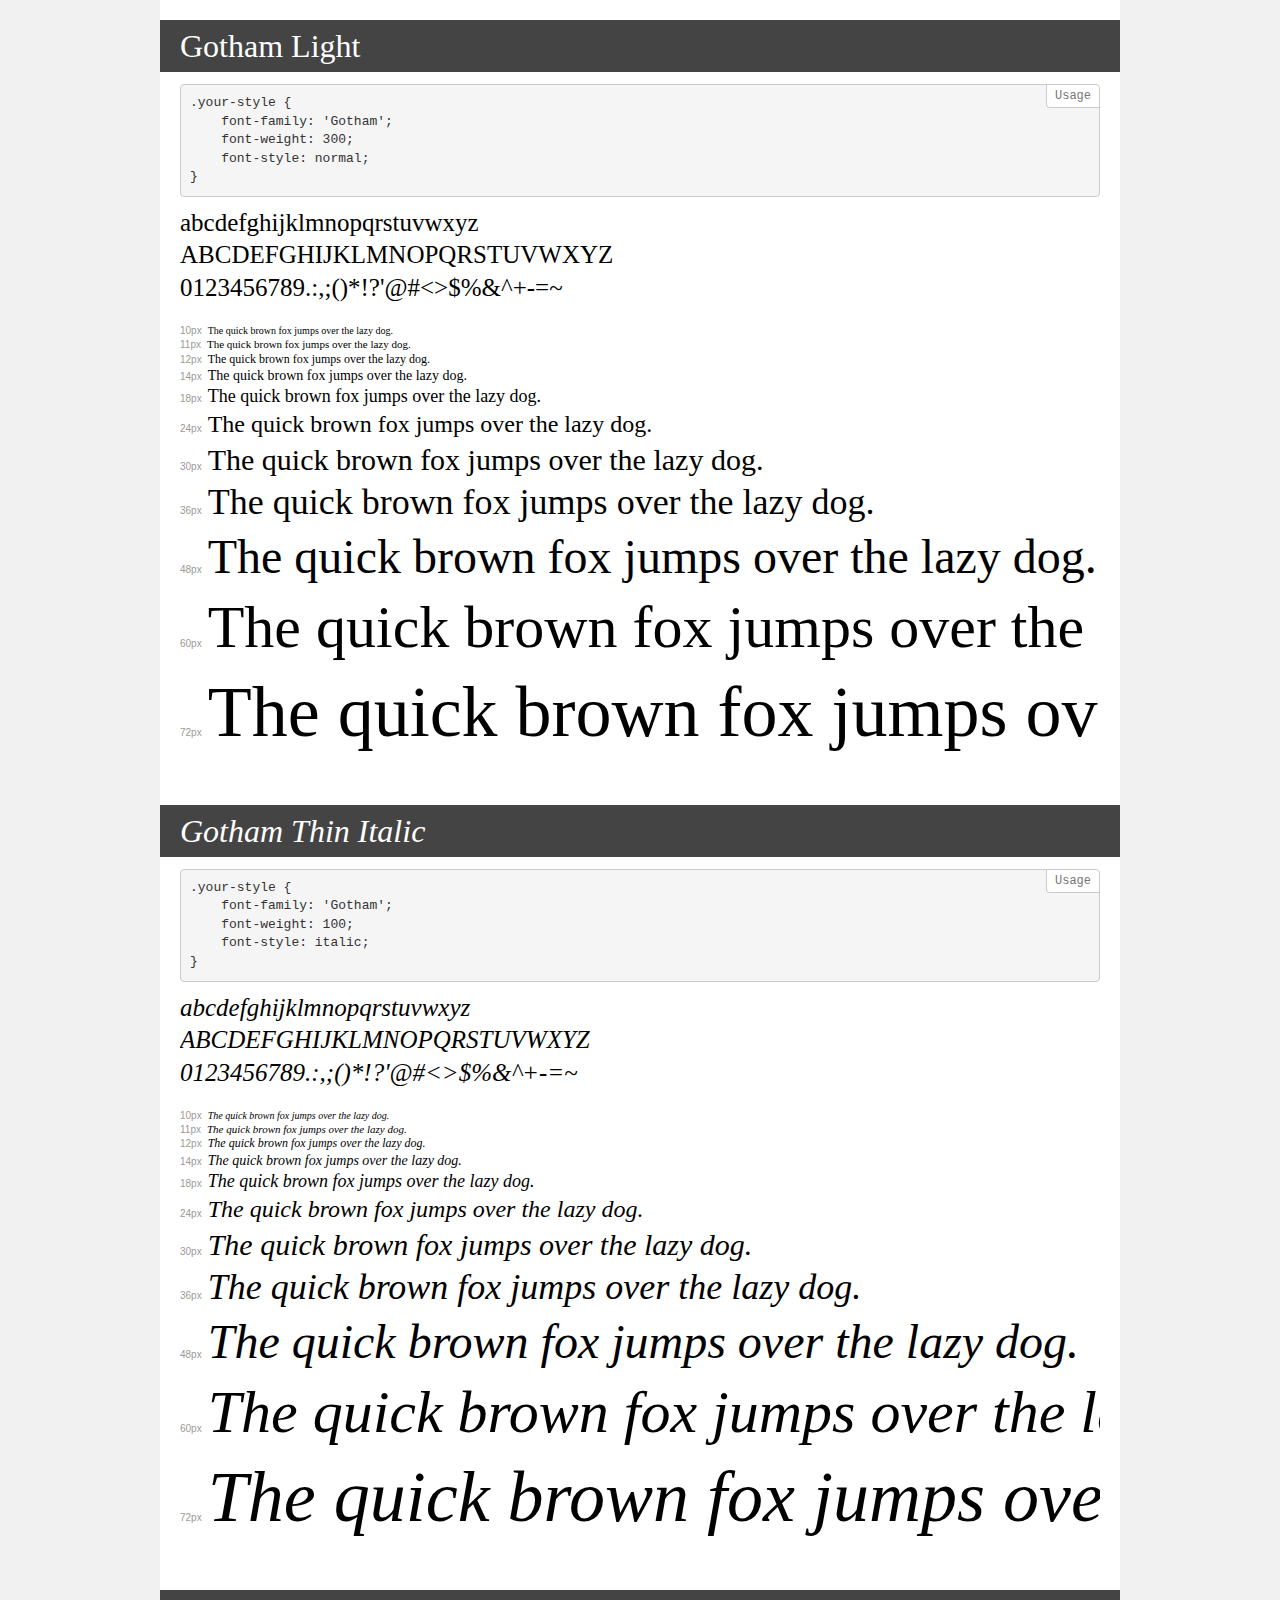
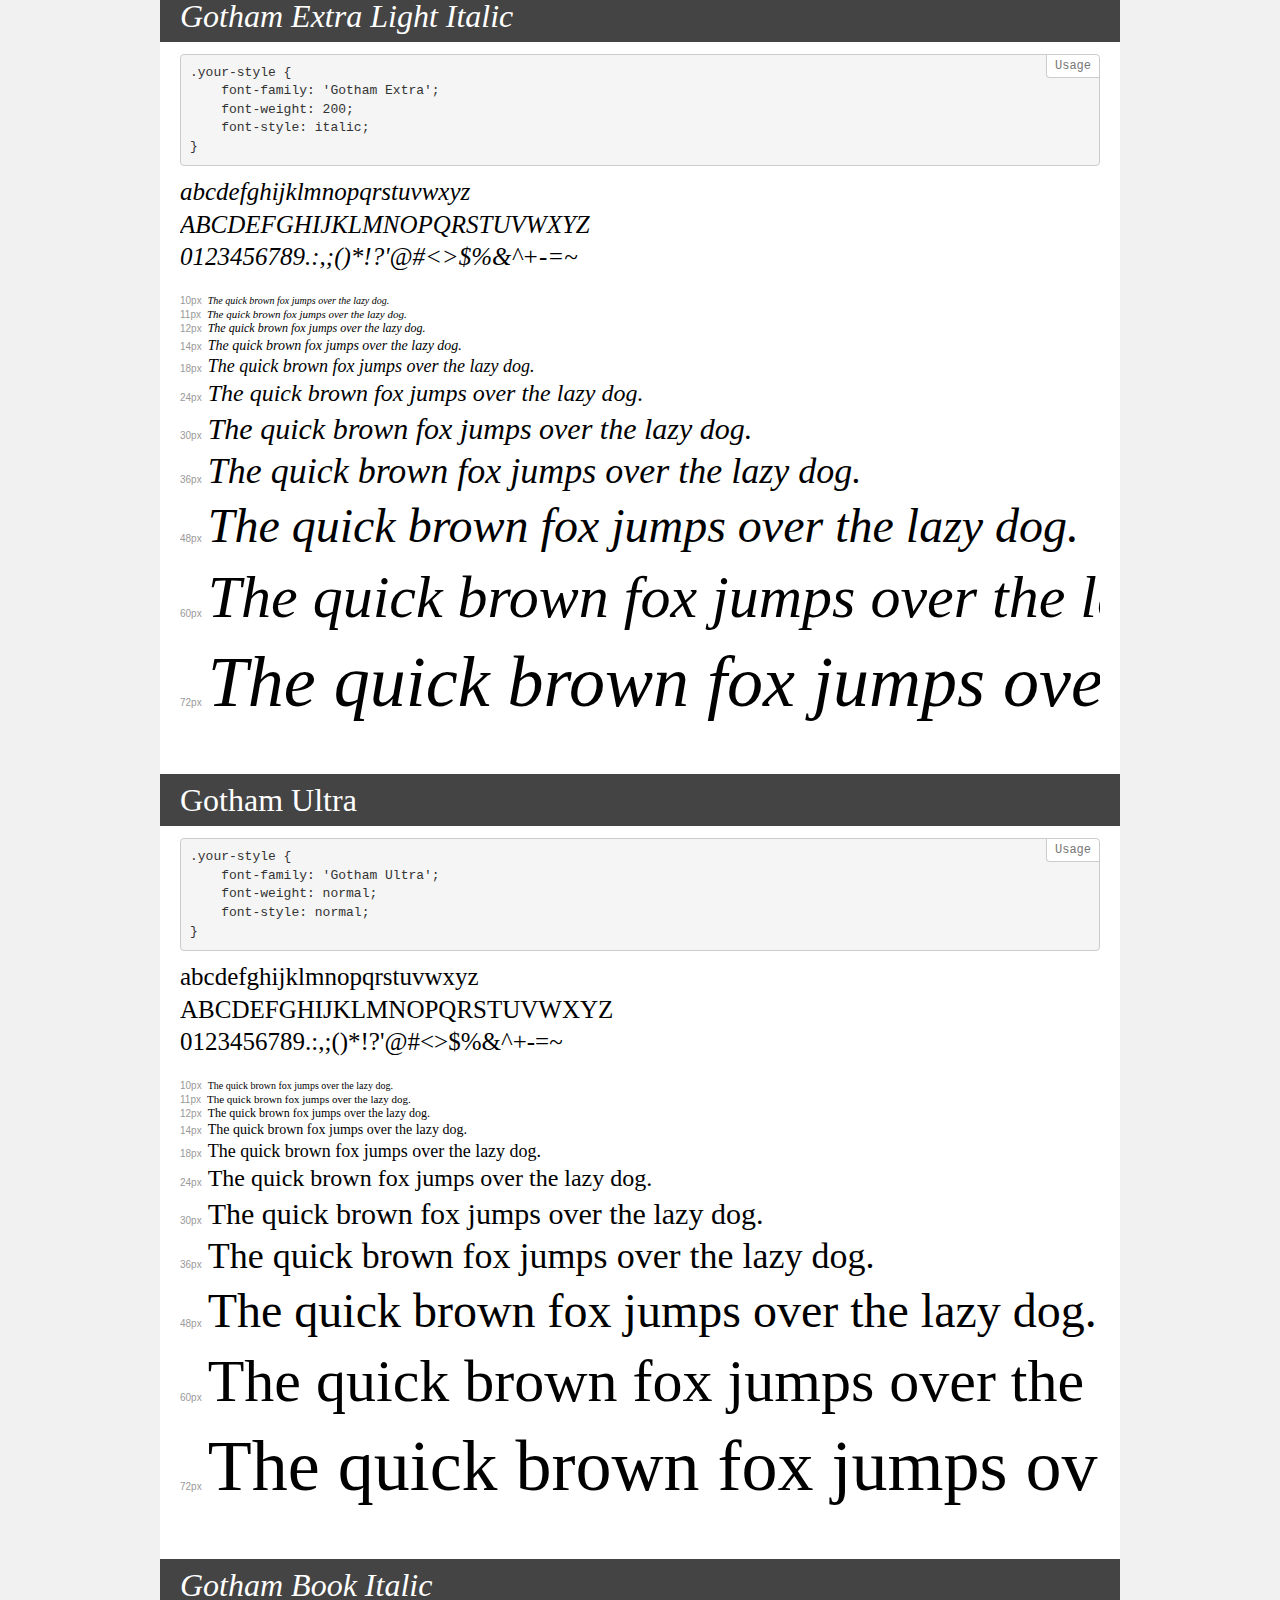
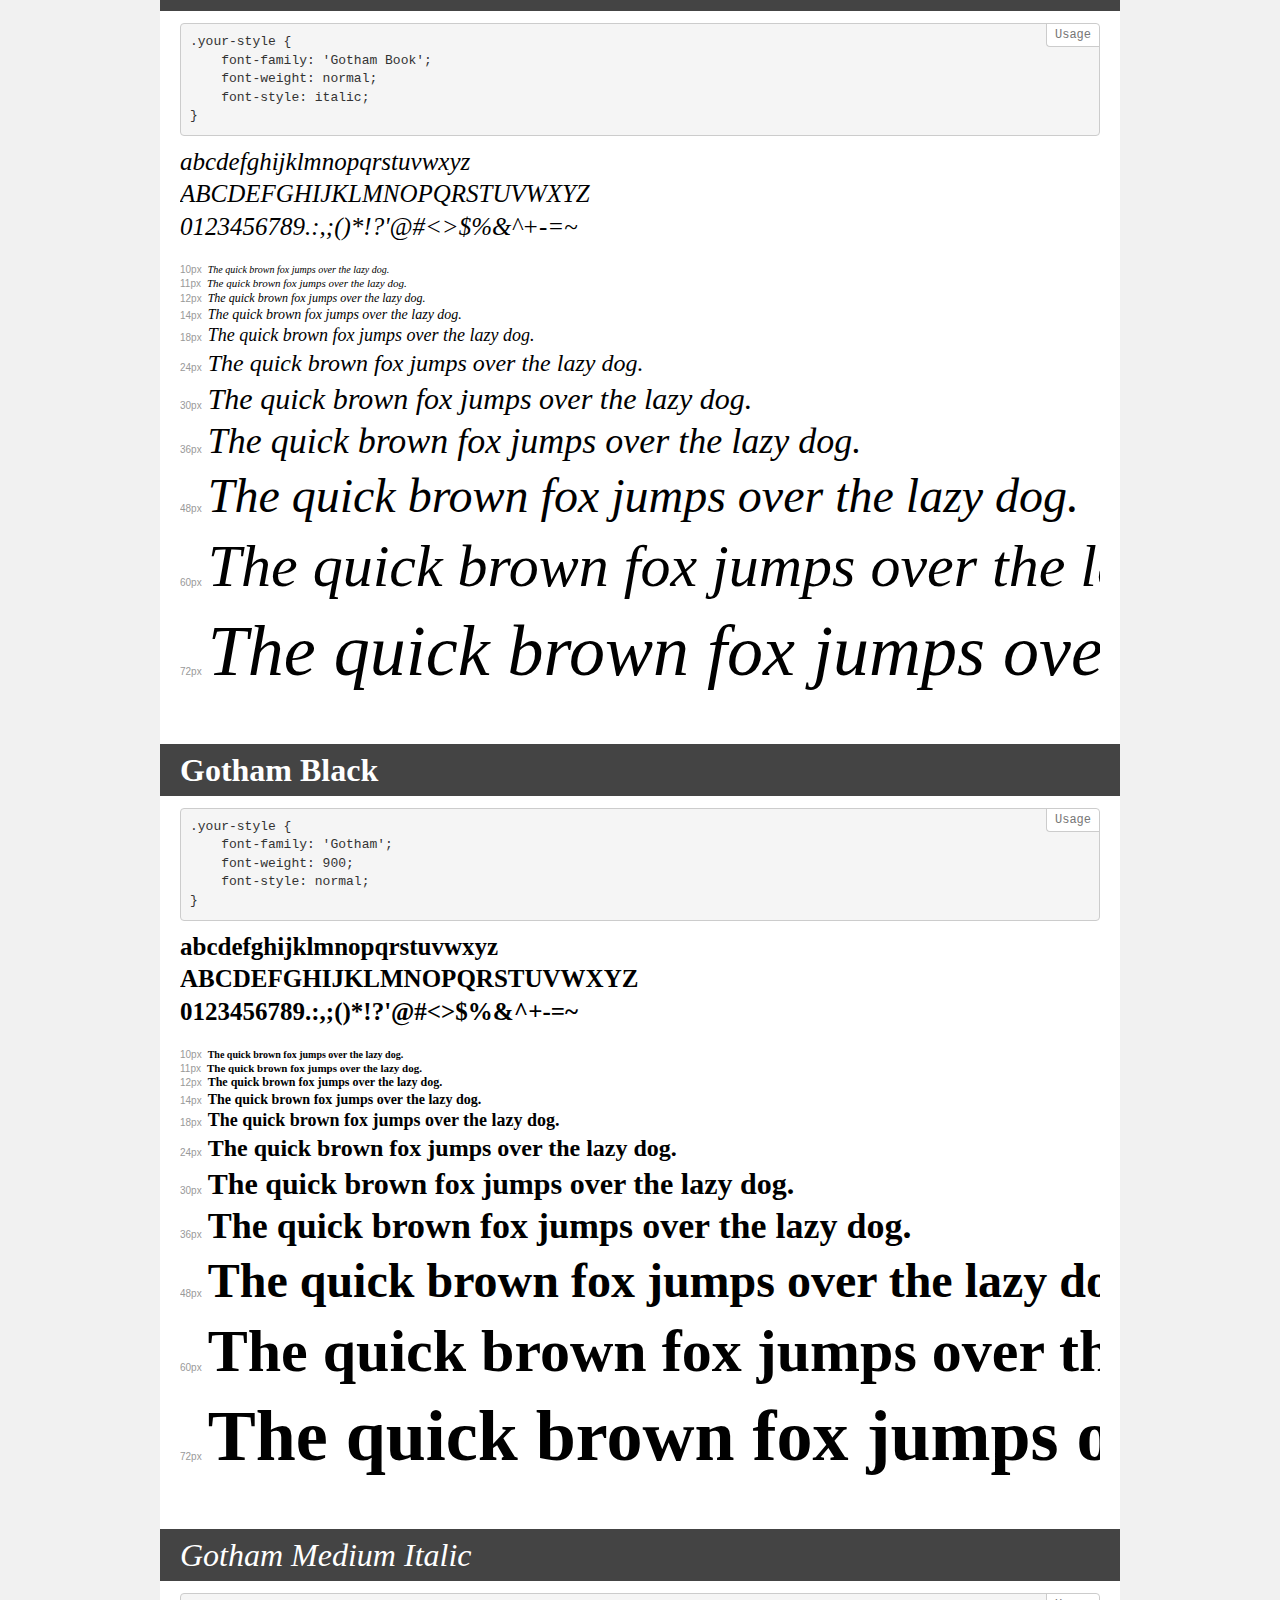
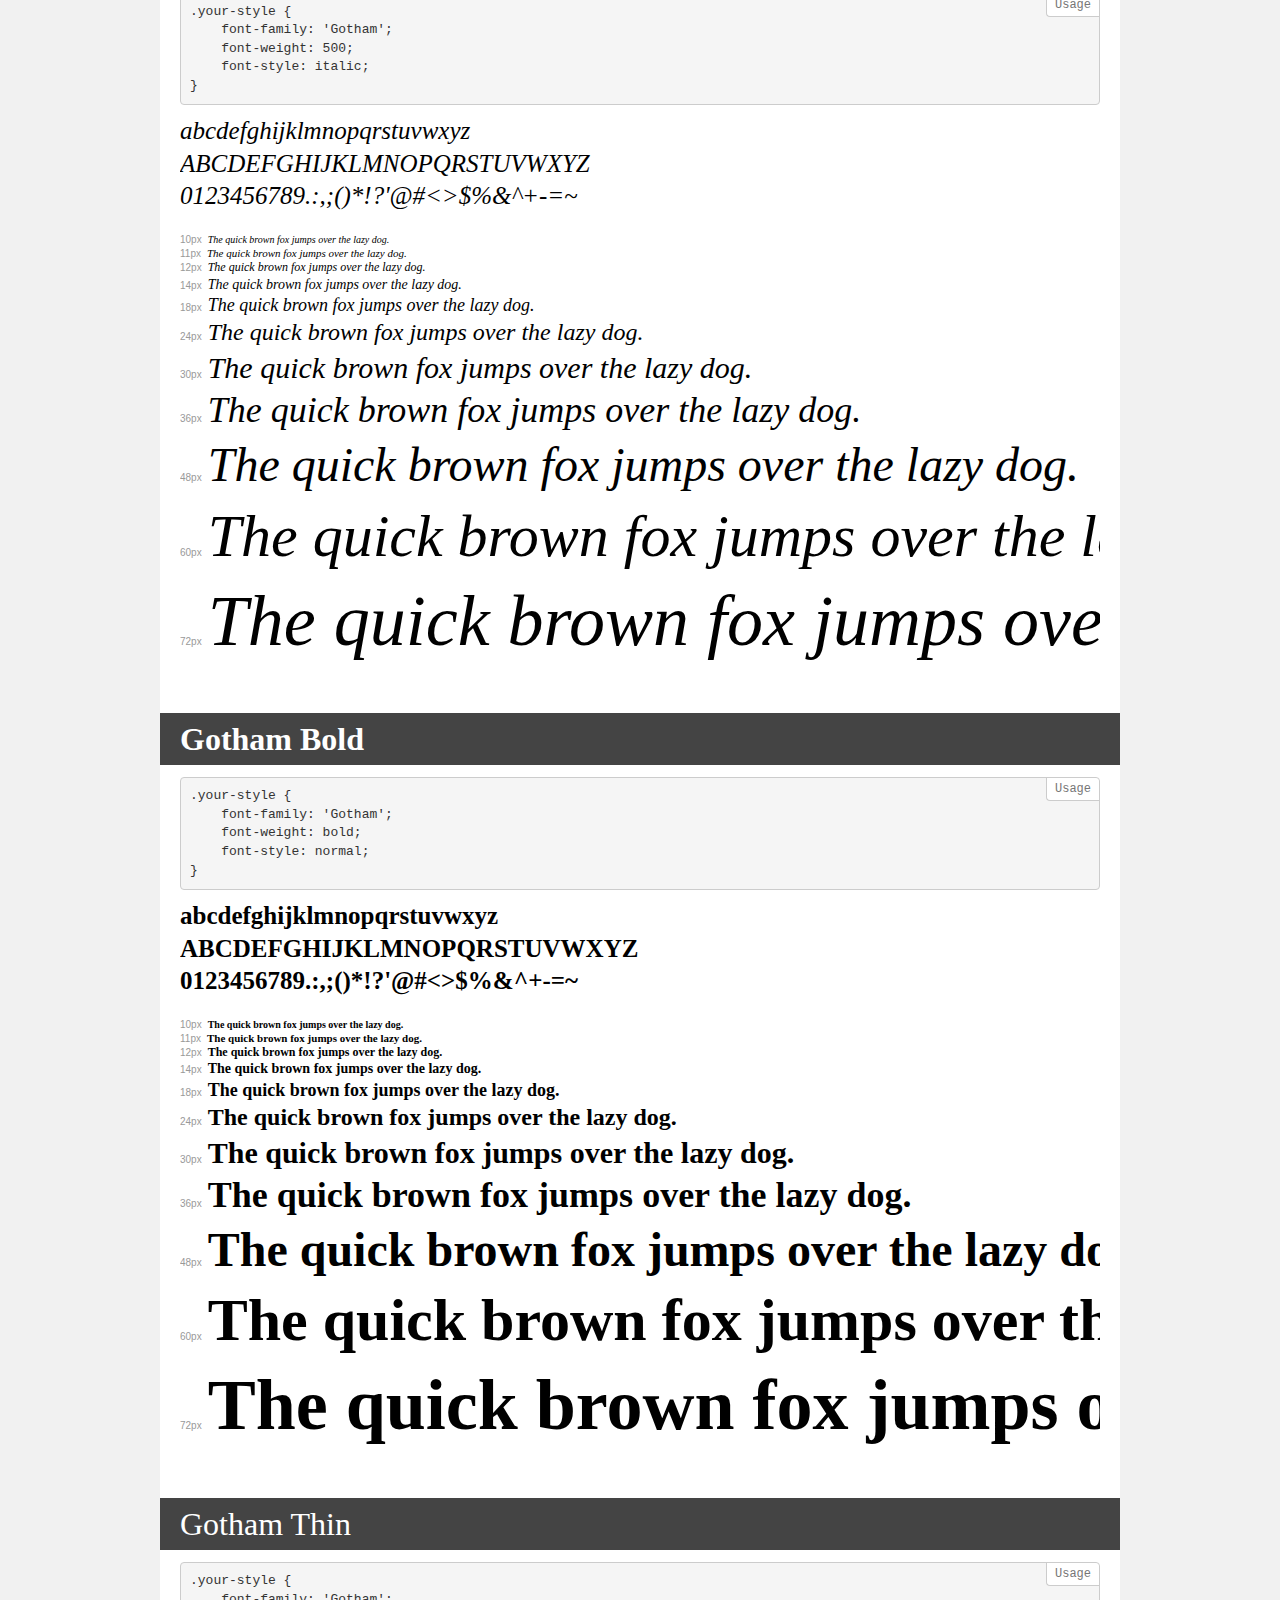
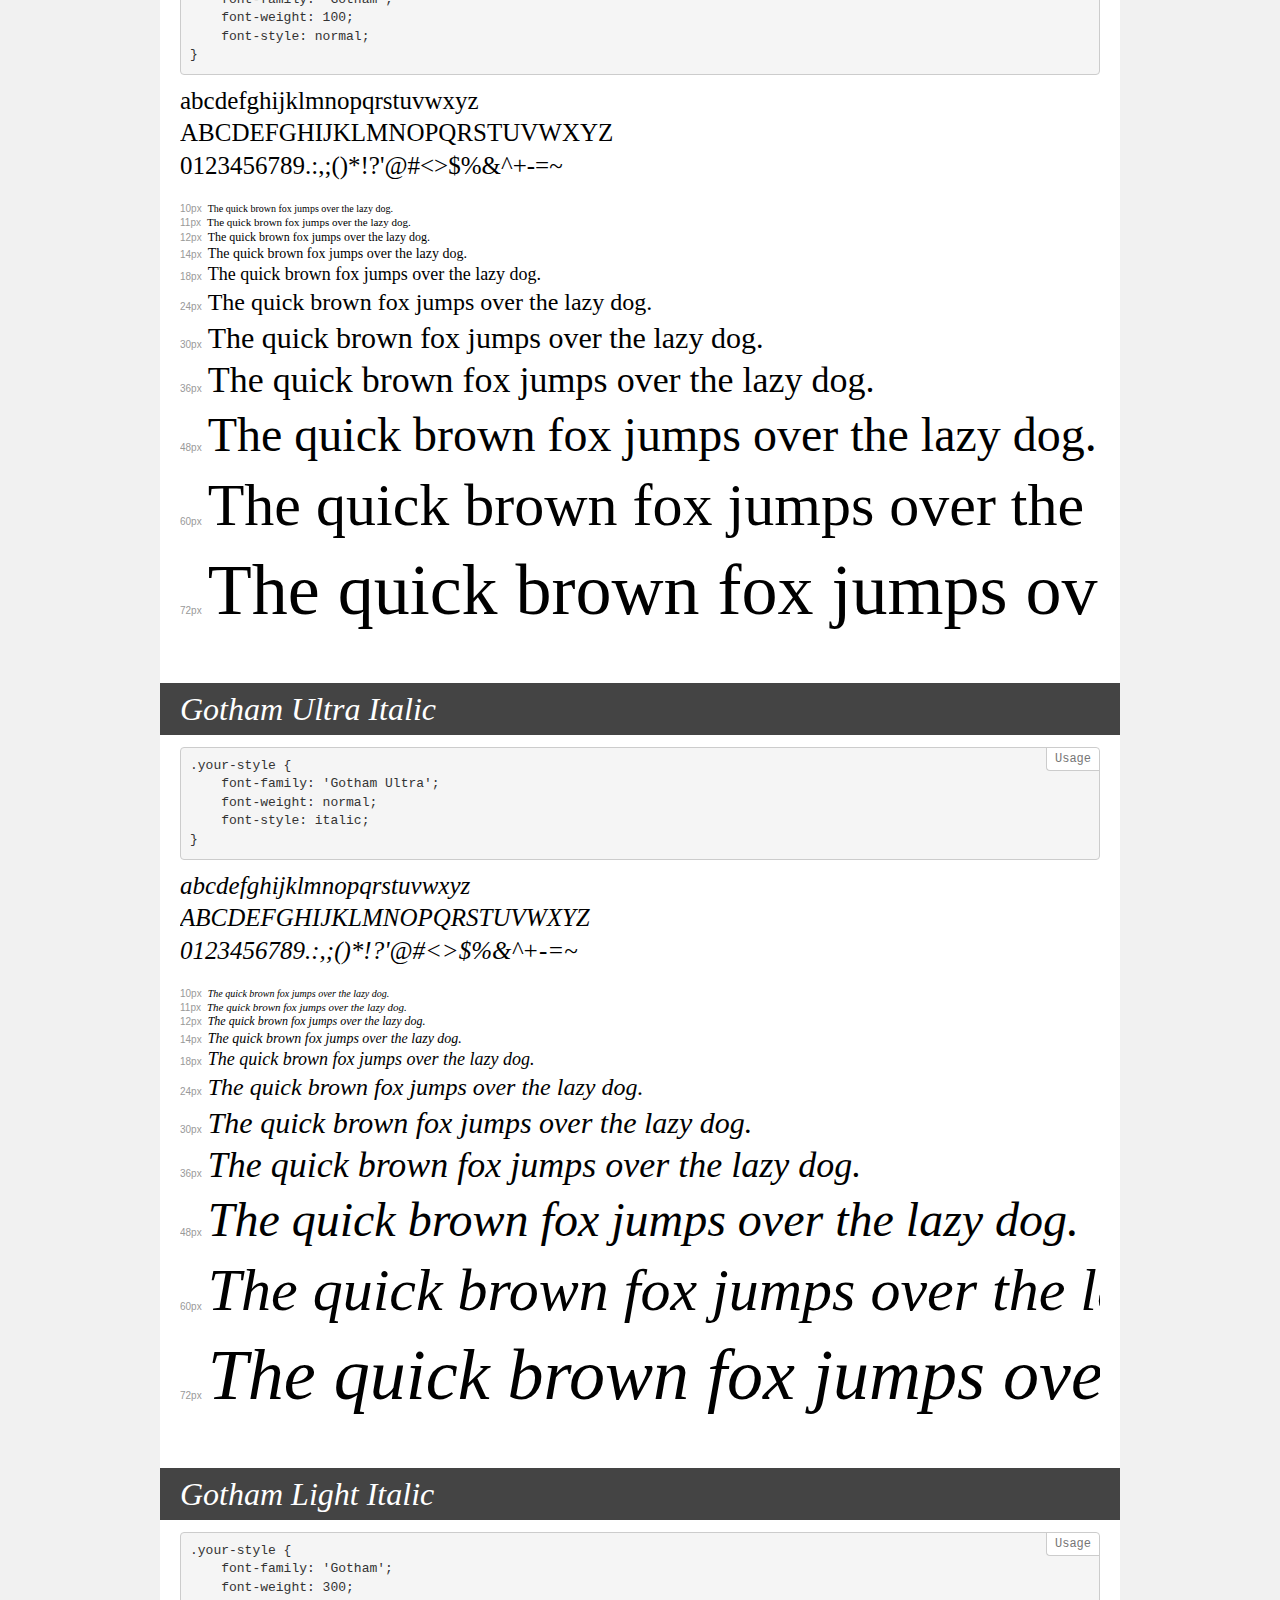
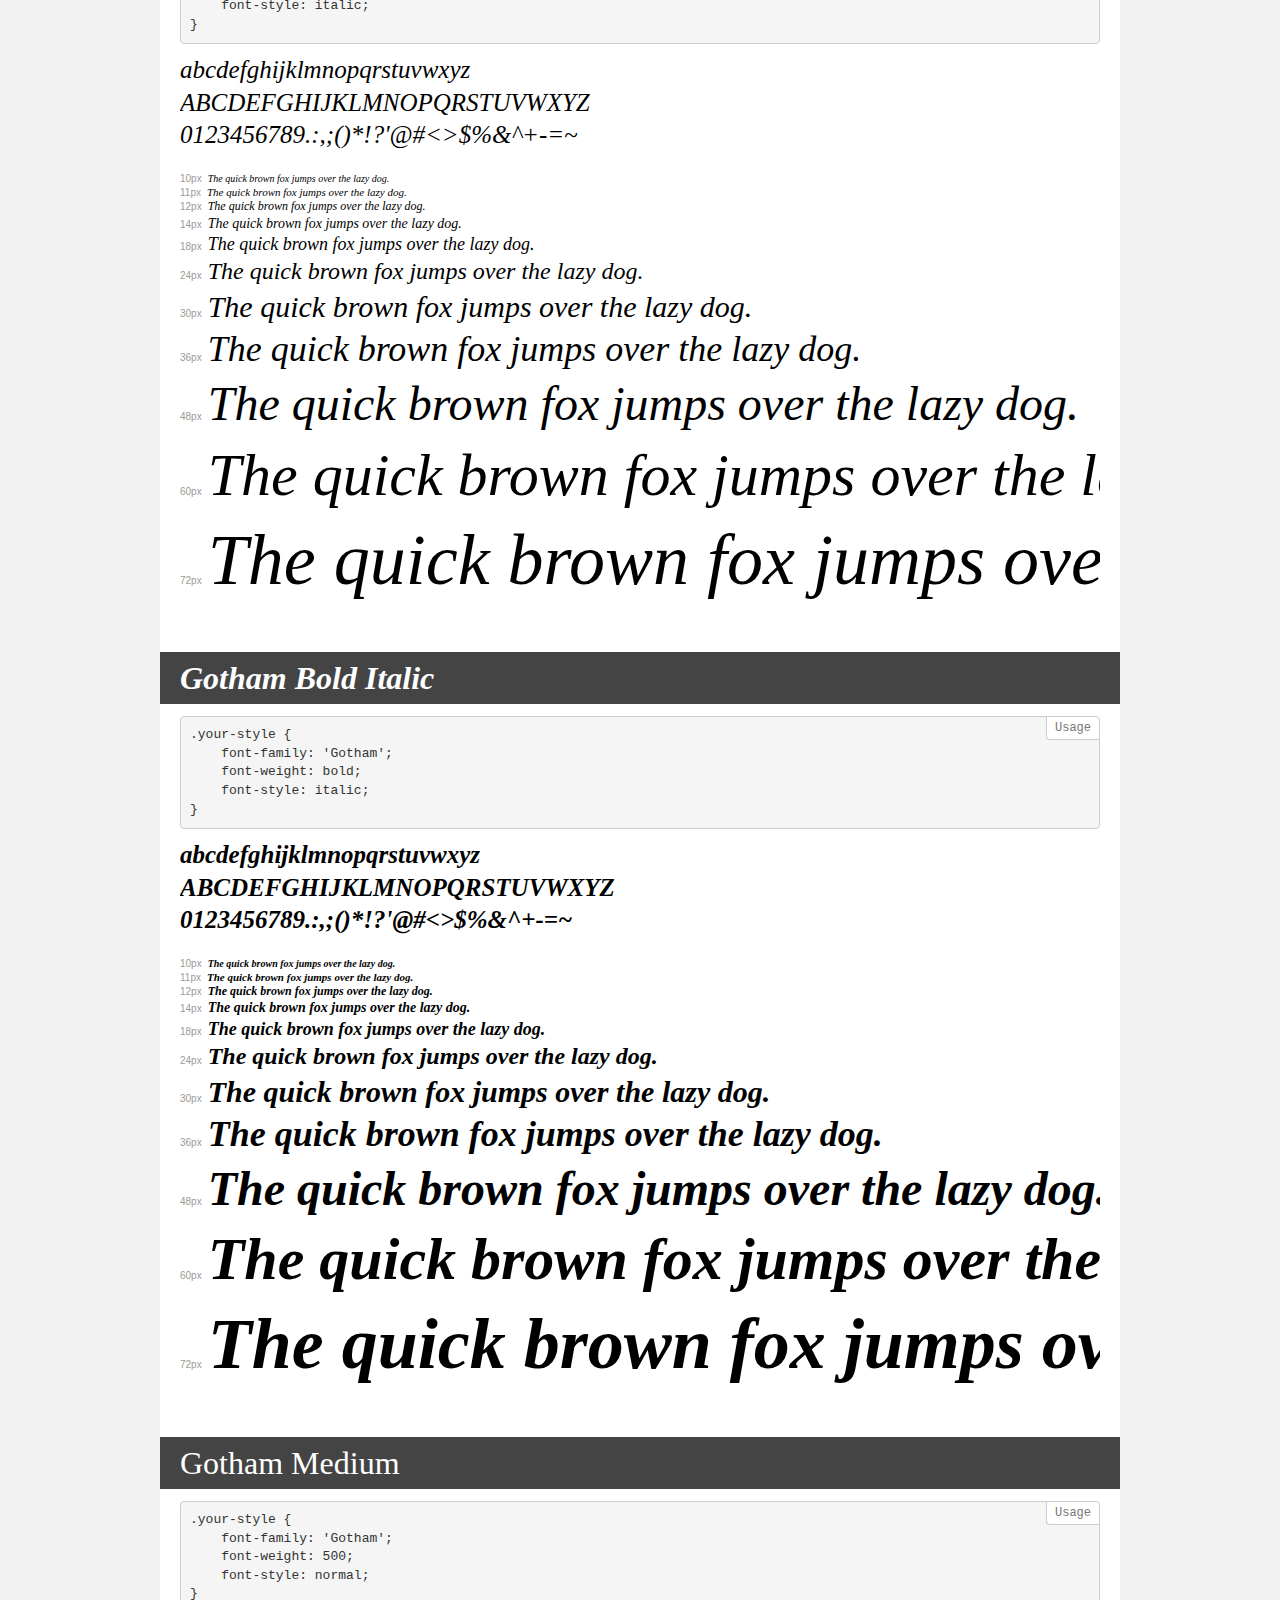
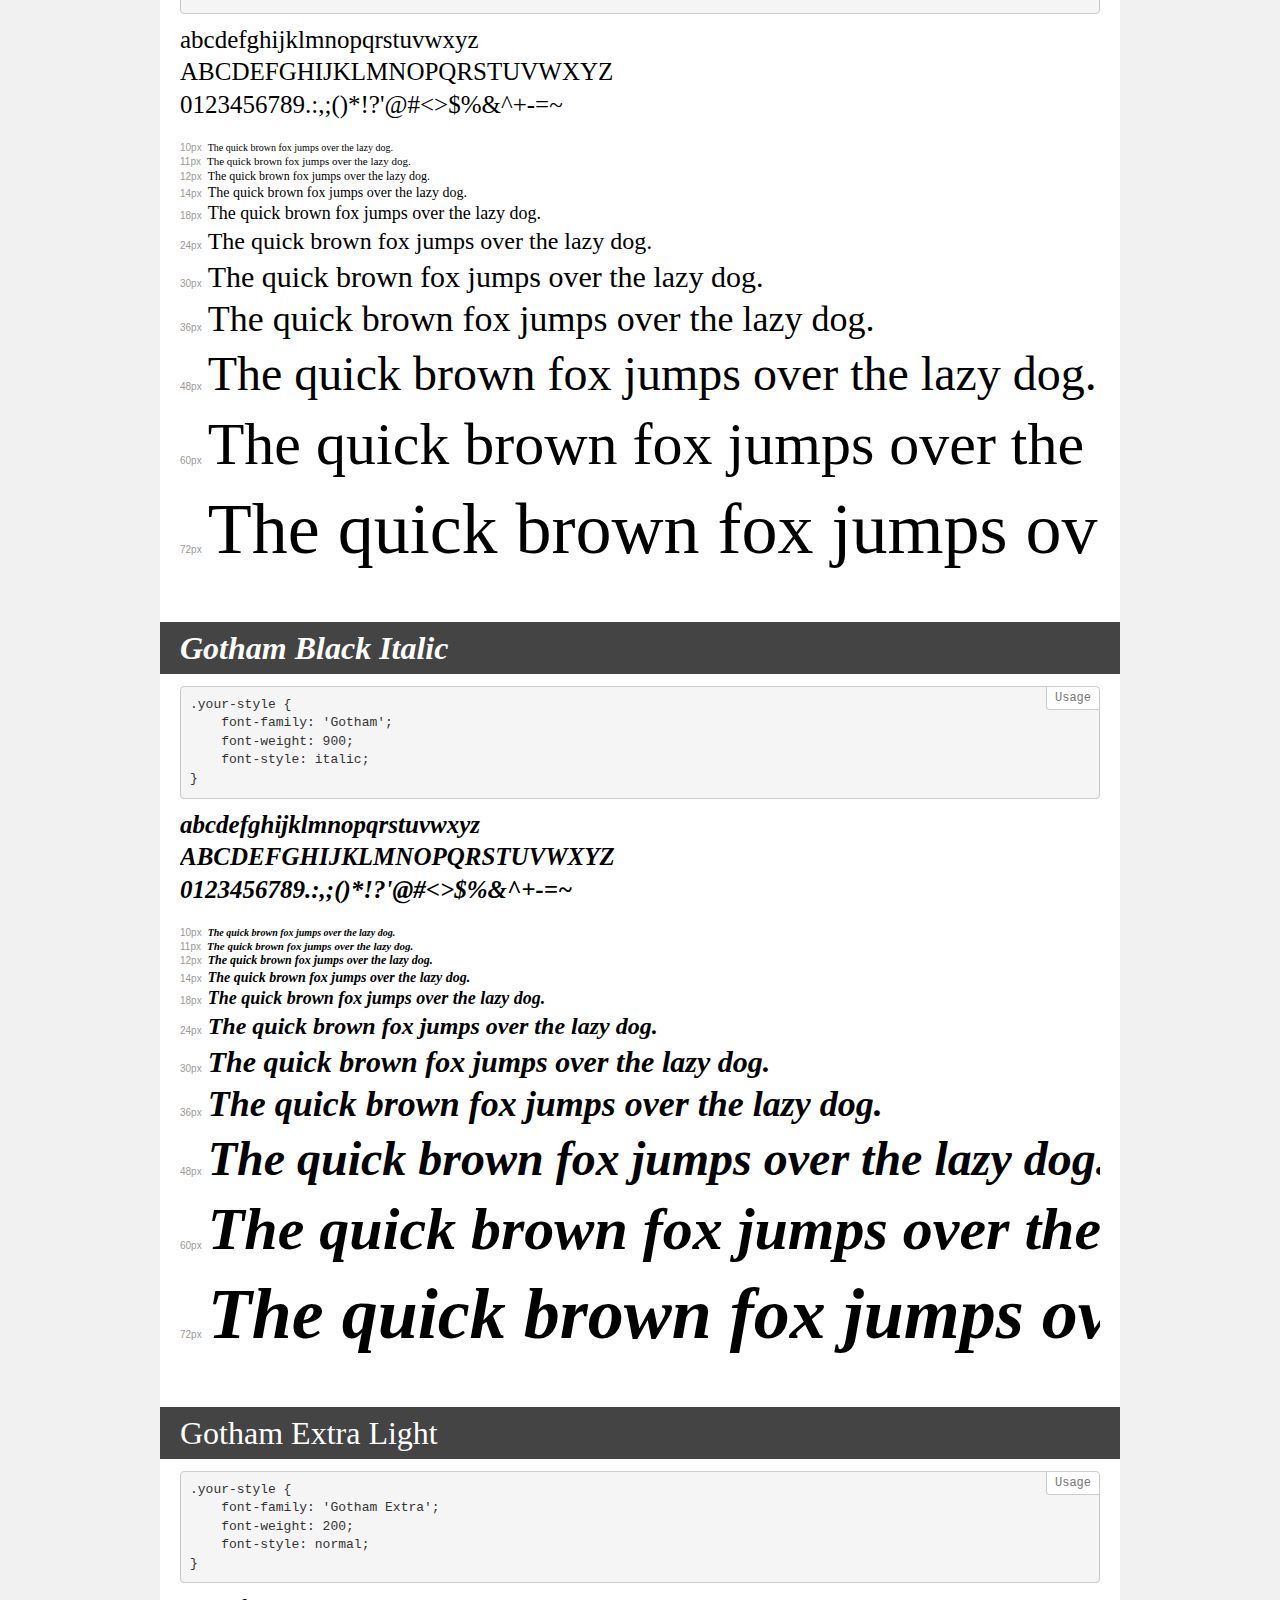
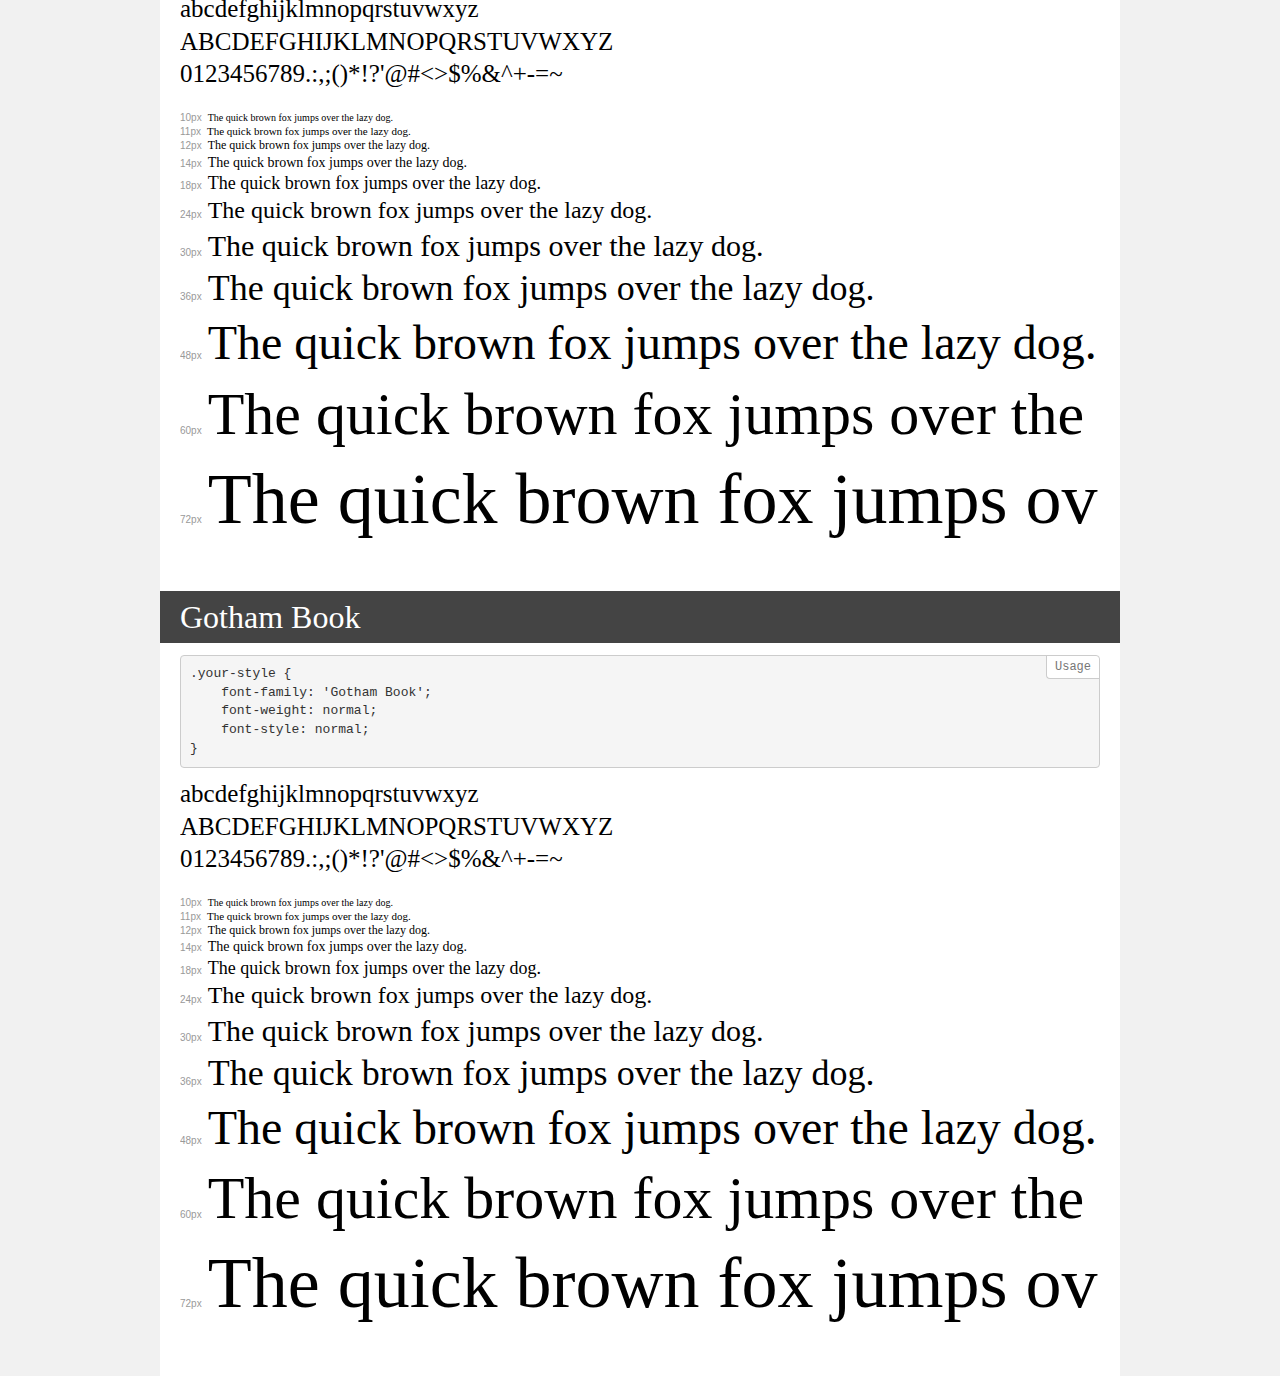
<file: output/assets/gotham/demo.html>
<!DOCTYPE html>
<html>
<head>
    <meta charset="utf-8">
    <meta http-equiv="X-UA-Compatible" content="IE=edge">
    <meta name="viewport" content="width=device-width, initial-scale=1">
    <meta name="robots" content="noindex, noarchive">
    <meta name="format-detection" content="telephone=no">
    <title>Transfonter demo</title>
    <link href="stylesheet.css" rel="stylesheet">
    <style>
        /*
        http://meyerweb.com/eric/tools/css/reset/
        v2.0 | 20110126
        License: none (public domain)
        */
        html, body, div, span, applet, object, iframe,
        h1, h2, h3, h4, h5, h6, p, blockquote, pre,
        a, abbr, acronym, address, big, cite, code,
        del, dfn, em, img, ins, kbd, q, s, samp,
        small, strike, strong, sub, sup, tt, var,
        b, u, i, center,
        dl, dt, dd, ol, ul, li,
        fieldset, form, label, legend,
        table, caption, tbody, tfoot, thead, tr, th, td,
        article, aside, canvas, details, embed,
        figure, figcaption, footer, header, hgroup,
        menu, nav, output, ruby, section, summary,
        time, mark, audio, video {
            margin: 0;
            padding: 0;
            border: 0;
            font-size: 100%;
            font: inherit;
            vertical-align: baseline;
        }
        /* HTML5 display-role reset for older browsers */
        article, aside, details, figcaption, figure,
        footer, header, hgroup, menu, nav, section {
            display: block;
        }
        body {
            line-height: 1;
        }
        ol, ul {
            list-style: none;
        }
        blockquote, q {
            quotes: none;
        }
        blockquote:before, blockquote:after,
        q:before, q:after {
            content: '';
            content: none;
        }
        table {
            border-collapse: collapse;
            border-spacing: 0;
        }
        /* common styles */
        body {
            background: #f1f1f1;
            color: #000;
        }
        .page {
            background: #fff;
            width: 920px;
            margin: 0 auto;
            padding: 20px 20px 0 20px;
            overflow: hidden;
        }
        .font-container {
            overflow-x: auto;
            overflow-y: hidden;
            margin-bottom: 40px;
            line-height: 1.3;
            white-space: nowrap;
            padding-bottom: 5px;
        }
        h1 {
            position: relative;
            background: #444;
            font-size: 32px;
            color: #fff;
            padding: 10px 20px;
            margin: 0 -20px 12px -20px;
        }
        .letters {
            font-size: 25px;
            margin-bottom: 20px;
        }
        .s10:before {
            content: '10px';
        }
        .s11:before {
            content: '11px';
        }
        .s12:before {
            content: '12px';
        }
        .s14:before {
            content: '14px';
        }
        .s18:before {
            content: '18px';
        }
        .s24:before {
            content: '24px';
        }
        .s30:before {
            content: '30px';
        }
        .s36:before {
            content: '36px';
        }
        .s48:before {
            content: '48px';
        }
        .s60:before {
            content: '60px';
        }
        .s72:before {
            content: '72px';
        }
        .s10:before, .s11:before, .s12:before, .s14:before,
        .s18:before, .s24:before, .s30:before, .s36:before,
        .s48:before, .s60:before, .s72:before {
            font-family: Arial, sans-serif;
            font-size: 10px;
            font-weight: normal;
            font-style: normal;
            color: #999;
            padding-right: 6px;
        }
        pre {
            display: block;
            position: relative;
            padding: 9px;
            margin: 0 0 10px;
            font-family: Monaco, Menlo, Consolas, "Courier New", monospace !important;
            font-size: 13px;
            line-height: 1.428571429;
            color: #333;
            font-weight: normal !important;
            font-style: normal !important;
            background-color: #f5f5f5;
            border: 1px solid #ccc;
            overflow-x: auto;
            border-radius: 4px;
        }
        pre:after {
            display: block;
            position: absolute;
            right: 0;
            top: 0;
            content: 'Usage';
            line-height: 1;
            padding: 5px 8px;
            font-size: 12px;
            color: #767676;
            background-color: #fff;
            border: 1px solid #ccc;
            border-right: none;
            border-top: none;
            border-radius: 0 4px 0 4px;
            z-index: 10;
        }
        /* responsive */
        @media (max-width: 959px) {
            .page {
                width: auto;
                margin: 0;
            }
        }
    </style>
</head>
<body>
<div class="page">
    <div class="demo" style="font-family: 'Gotham'; font-weight: 300; font-style: normal;">
        <h1>Gotham Light</h1>
        <pre>.your-style {
    font-family: 'Gotham';
    font-weight: 300;
    font-style: normal;
}</pre>
        <div class="font-container">
            <p class="letters">
                abcdefghijklmnopqrstuvwxyz<br>
ABCDEFGHIJKLMNOPQRSTUVWXYZ<br>
                0123456789.:,;()*!?'@#<>$%&^+-=~
            </p>
            <p class="s10" style="font-size: 10px;">The quick brown fox jumps over the lazy dog.</p>
            <p class="s11" style="font-size: 11px;">The quick brown fox jumps over the lazy dog.</p>
            <p class="s12" style="font-size: 12px;">The quick brown fox jumps over the lazy dog.</p>
            <p class="s14" style="font-size: 14px;">The quick brown fox jumps over the lazy dog.</p>
            <p class="s18" style="font-size: 18px;">The quick brown fox jumps over the lazy dog.</p>
            <p class="s24" style="font-size: 24px;">The quick brown fox jumps over the lazy dog.</p>
            <p class="s30" style="font-size: 30px;">The quick brown fox jumps over the lazy dog.</p>
            <p class="s36" style="font-size: 36px;">The quick brown fox jumps over the lazy dog.</p>
            <p class="s48" style="font-size: 48px;">The quick brown fox jumps over the lazy dog.</p>
            <p class="s60" style="font-size: 60px;">The quick brown fox jumps over the lazy dog.</p>
            <p class="s72" style="font-size: 72px;">The quick brown fox jumps over the lazy dog.</p>
        </div>
    </div>
    <div class="demo" style="font-family: 'Gotham'; font-weight: 100; font-style: italic;">
        <h1>Gotham Thin Italic</h1>
        <pre>.your-style {
    font-family: 'Gotham';
    font-weight: 100;
    font-style: italic;
}</pre>
        <div class="font-container">
            <p class="letters">
                abcdefghijklmnopqrstuvwxyz<br>
ABCDEFGHIJKLMNOPQRSTUVWXYZ<br>
                0123456789.:,;()*!?'@#<>$%&^+-=~
            </p>
            <p class="s10" style="font-size: 10px;">The quick brown fox jumps over the lazy dog.</p>
            <p class="s11" style="font-size: 11px;">The quick brown fox jumps over the lazy dog.</p>
            <p class="s12" style="font-size: 12px;">The quick brown fox jumps over the lazy dog.</p>
            <p class="s14" style="font-size: 14px;">The quick brown fox jumps over the lazy dog.</p>
            <p class="s18" style="font-size: 18px;">The quick brown fox jumps over the lazy dog.</p>
            <p class="s24" style="font-size: 24px;">The quick brown fox jumps over the lazy dog.</p>
            <p class="s30" style="font-size: 30px;">The quick brown fox jumps over the lazy dog.</p>
            <p class="s36" style="font-size: 36px;">The quick brown fox jumps over the lazy dog.</p>
            <p class="s48" style="font-size: 48px;">The quick brown fox jumps over the lazy dog.</p>
            <p class="s60" style="font-size: 60px;">The quick brown fox jumps over the lazy dog.</p>
            <p class="s72" style="font-size: 72px;">The quick brown fox jumps over the lazy dog.</p>
        </div>
    </div>
    <div class="demo" style="font-family: 'Gotham Extra'; font-weight: 200; font-style: italic;">
        <h1>Gotham Extra Light Italic</h1>
        <pre>.your-style {
    font-family: 'Gotham Extra';
    font-weight: 200;
    font-style: italic;
}</pre>
        <div class="font-container">
            <p class="letters">
                abcdefghijklmnopqrstuvwxyz<br>
ABCDEFGHIJKLMNOPQRSTUVWXYZ<br>
                0123456789.:,;()*!?'@#<>$%&^+-=~
            </p>
            <p class="s10" style="font-size: 10px;">The quick brown fox jumps over the lazy dog.</p>
            <p class="s11" style="font-size: 11px;">The quick brown fox jumps over the lazy dog.</p>
            <p class="s12" style="font-size: 12px;">The quick brown fox jumps over the lazy dog.</p>
            <p class="s14" style="font-size: 14px;">The quick brown fox jumps over the lazy dog.</p>
            <p class="s18" style="font-size: 18px;">The quick brown fox jumps over the lazy dog.</p>
            <p class="s24" style="font-size: 24px;">The quick brown fox jumps over the lazy dog.</p>
            <p class="s30" style="font-size: 30px;">The quick brown fox jumps over the lazy dog.</p>
            <p class="s36" style="font-size: 36px;">The quick brown fox jumps over the lazy dog.</p>
            <p class="s48" style="font-size: 48px;">The quick brown fox jumps over the lazy dog.</p>
            <p class="s60" style="font-size: 60px;">The quick brown fox jumps over the lazy dog.</p>
            <p class="s72" style="font-size: 72px;">The quick brown fox jumps over the lazy dog.</p>
        </div>
    </div>
    <div class="demo" style="font-family: 'Gotham Ultra'; font-weight: normal; font-style: normal;">
        <h1>Gotham Ultra</h1>
        <pre>.your-style {
    font-family: 'Gotham Ultra';
    font-weight: normal;
    font-style: normal;
}</pre>
        <div class="font-container">
            <p class="letters">
                abcdefghijklmnopqrstuvwxyz<br>
ABCDEFGHIJKLMNOPQRSTUVWXYZ<br>
                0123456789.:,;()*!?'@#<>$%&^+-=~
            </p>
            <p class="s10" style="font-size: 10px;">The quick brown fox jumps over the lazy dog.</p>
            <p class="s11" style="font-size: 11px;">The quick brown fox jumps over the lazy dog.</p>
            <p class="s12" style="font-size: 12px;">The quick brown fox jumps over the lazy dog.</p>
            <p class="s14" style="font-size: 14px;">The quick brown fox jumps over the lazy dog.</p>
            <p class="s18" style="font-size: 18px;">The quick brown fox jumps over the lazy dog.</p>
            <p class="s24" style="font-size: 24px;">The quick brown fox jumps over the lazy dog.</p>
            <p class="s30" style="font-size: 30px;">The quick brown fox jumps over the lazy dog.</p>
            <p class="s36" style="font-size: 36px;">The quick brown fox jumps over the lazy dog.</p>
            <p class="s48" style="font-size: 48px;">The quick brown fox jumps over the lazy dog.</p>
            <p class="s60" style="font-size: 60px;">The quick brown fox jumps over the lazy dog.</p>
            <p class="s72" style="font-size: 72px;">The quick brown fox jumps over the lazy dog.</p>
        </div>
    </div>
    <div class="demo" style="font-family: 'Gotham Book'; font-weight: normal; font-style: italic;">
        <h1>Gotham Book Italic</h1>
        <pre>.your-style {
    font-family: 'Gotham Book';
    font-weight: normal;
    font-style: italic;
}</pre>
        <div class="font-container">
            <p class="letters">
                abcdefghijklmnopqrstuvwxyz<br>
ABCDEFGHIJKLMNOPQRSTUVWXYZ<br>
                0123456789.:,;()*!?'@#<>$%&^+-=~
            </p>
            <p class="s10" style="font-size: 10px;">The quick brown fox jumps over the lazy dog.</p>
            <p class="s11" style="font-size: 11px;">The quick brown fox jumps over the lazy dog.</p>
            <p class="s12" style="font-size: 12px;">The quick brown fox jumps over the lazy dog.</p>
            <p class="s14" style="font-size: 14px;">The quick brown fox jumps over the lazy dog.</p>
            <p class="s18" style="font-size: 18px;">The quick brown fox jumps over the lazy dog.</p>
            <p class="s24" style="font-size: 24px;">The quick brown fox jumps over the lazy dog.</p>
            <p class="s30" style="font-size: 30px;">The quick brown fox jumps over the lazy dog.</p>
            <p class="s36" style="font-size: 36px;">The quick brown fox jumps over the lazy dog.</p>
            <p class="s48" style="font-size: 48px;">The quick brown fox jumps over the lazy dog.</p>
            <p class="s60" style="font-size: 60px;">The quick brown fox jumps over the lazy dog.</p>
            <p class="s72" style="font-size: 72px;">The quick brown fox jumps over the lazy dog.</p>
        </div>
    </div>
    <div class="demo" style="font-family: 'Gotham'; font-weight: 900; font-style: normal;">
        <h1>Gotham Black</h1>
        <pre>.your-style {
    font-family: 'Gotham';
    font-weight: 900;
    font-style: normal;
}</pre>
        <div class="font-container">
            <p class="letters">
                abcdefghijklmnopqrstuvwxyz<br>
ABCDEFGHIJKLMNOPQRSTUVWXYZ<br>
                0123456789.:,;()*!?'@#<>$%&^+-=~
            </p>
            <p class="s10" style="font-size: 10px;">The quick brown fox jumps over the lazy dog.</p>
            <p class="s11" style="font-size: 11px;">The quick brown fox jumps over the lazy dog.</p>
            <p class="s12" style="font-size: 12px;">The quick brown fox jumps over the lazy dog.</p>
            <p class="s14" style="font-size: 14px;">The quick brown fox jumps over the lazy dog.</p>
            <p class="s18" style="font-size: 18px;">The quick brown fox jumps over the lazy dog.</p>
            <p class="s24" style="font-size: 24px;">The quick brown fox jumps over the lazy dog.</p>
            <p class="s30" style="font-size: 30px;">The quick brown fox jumps over the lazy dog.</p>
            <p class="s36" style="font-size: 36px;">The quick brown fox jumps over the lazy dog.</p>
            <p class="s48" style="font-size: 48px;">The quick brown fox jumps over the lazy dog.</p>
            <p class="s60" style="font-size: 60px;">The quick brown fox jumps over the lazy dog.</p>
            <p class="s72" style="font-size: 72px;">The quick brown fox jumps over the lazy dog.</p>
        </div>
    </div>
    <div class="demo" style="font-family: 'Gotham'; font-weight: 500; font-style: italic;">
        <h1>Gotham Medium Italic</h1>
        <pre>.your-style {
    font-family: 'Gotham';
    font-weight: 500;
    font-style: italic;
}</pre>
        <div class="font-container">
            <p class="letters">
                abcdefghijklmnopqrstuvwxyz<br>
ABCDEFGHIJKLMNOPQRSTUVWXYZ<br>
                0123456789.:,;()*!?'@#<>$%&^+-=~
            </p>
            <p class="s10" style="font-size: 10px;">The quick brown fox jumps over the lazy dog.</p>
            <p class="s11" style="font-size: 11px;">The quick brown fox jumps over the lazy dog.</p>
            <p class="s12" style="font-size: 12px;">The quick brown fox jumps over the lazy dog.</p>
            <p class="s14" style="font-size: 14px;">The quick brown fox jumps over the lazy dog.</p>
            <p class="s18" style="font-size: 18px;">The quick brown fox jumps over the lazy dog.</p>
            <p class="s24" style="font-size: 24px;">The quick brown fox jumps over the lazy dog.</p>
            <p class="s30" style="font-size: 30px;">The quick brown fox jumps over the lazy dog.</p>
            <p class="s36" style="font-size: 36px;">The quick brown fox jumps over the lazy dog.</p>
            <p class="s48" style="font-size: 48px;">The quick brown fox jumps over the lazy dog.</p>
            <p class="s60" style="font-size: 60px;">The quick brown fox jumps over the lazy dog.</p>
            <p class="s72" style="font-size: 72px;">The quick brown fox jumps over the lazy dog.</p>
        </div>
    </div>
    <div class="demo" style="font-family: 'Gotham'; font-weight: bold; font-style: normal;">
        <h1>Gotham Bold</h1>
        <pre>.your-style {
    font-family: 'Gotham';
    font-weight: bold;
    font-style: normal;
}</pre>
        <div class="font-container">
            <p class="letters">
                abcdefghijklmnopqrstuvwxyz<br>
ABCDEFGHIJKLMNOPQRSTUVWXYZ<br>
                0123456789.:,;()*!?'@#<>$%&^+-=~
            </p>
            <p class="s10" style="font-size: 10px;">The quick brown fox jumps over the lazy dog.</p>
            <p class="s11" style="font-size: 11px;">The quick brown fox jumps over the lazy dog.</p>
            <p class="s12" style="font-size: 12px;">The quick brown fox jumps over the lazy dog.</p>
            <p class="s14" style="font-size: 14px;">The quick brown fox jumps over the lazy dog.</p>
            <p class="s18" style="font-size: 18px;">The quick brown fox jumps over the lazy dog.</p>
            <p class="s24" style="font-size: 24px;">The quick brown fox jumps over the lazy dog.</p>
            <p class="s30" style="font-size: 30px;">The quick brown fox jumps over the lazy dog.</p>
            <p class="s36" style="font-size: 36px;">The quick brown fox jumps over the lazy dog.</p>
            <p class="s48" style="font-size: 48px;">The quick brown fox jumps over the lazy dog.</p>
            <p class="s60" style="font-size: 60px;">The quick brown fox jumps over the lazy dog.</p>
            <p class="s72" style="font-size: 72px;">The quick brown fox jumps over the lazy dog.</p>
        </div>
    </div>
    <div class="demo" style="font-family: 'Gotham'; font-weight: 100; font-style: normal;">
        <h1>Gotham Thin</h1>
        <pre>.your-style {
    font-family: 'Gotham';
    font-weight: 100;
    font-style: normal;
}</pre>
        <div class="font-container">
            <p class="letters">
                abcdefghijklmnopqrstuvwxyz<br>
ABCDEFGHIJKLMNOPQRSTUVWXYZ<br>
                0123456789.:,;()*!?'@#<>$%&^+-=~
            </p>
            <p class="s10" style="font-size: 10px;">The quick brown fox jumps over the lazy dog.</p>
            <p class="s11" style="font-size: 11px;">The quick brown fox jumps over the lazy dog.</p>
            <p class="s12" style="font-size: 12px;">The quick brown fox jumps over the lazy dog.</p>
            <p class="s14" style="font-size: 14px;">The quick brown fox jumps over the lazy dog.</p>
            <p class="s18" style="font-size: 18px;">The quick brown fox jumps over the lazy dog.</p>
            <p class="s24" style="font-size: 24px;">The quick brown fox jumps over the lazy dog.</p>
            <p class="s30" style="font-size: 30px;">The quick brown fox jumps over the lazy dog.</p>
            <p class="s36" style="font-size: 36px;">The quick brown fox jumps over the lazy dog.</p>
            <p class="s48" style="font-size: 48px;">The quick brown fox jumps over the lazy dog.</p>
            <p class="s60" style="font-size: 60px;">The quick brown fox jumps over the lazy dog.</p>
            <p class="s72" style="font-size: 72px;">The quick brown fox jumps over the lazy dog.</p>
        </div>
    </div>
    <div class="demo" style="font-family: 'Gotham Ultra'; font-weight: normal; font-style: italic;">
        <h1>Gotham Ultra Italic</h1>
        <pre>.your-style {
    font-family: 'Gotham Ultra';
    font-weight: normal;
    font-style: italic;
}</pre>
        <div class="font-container">
            <p class="letters">
                abcdefghijklmnopqrstuvwxyz<br>
ABCDEFGHIJKLMNOPQRSTUVWXYZ<br>
                0123456789.:,;()*!?'@#<>$%&^+-=~
            </p>
            <p class="s10" style="font-size: 10px;">The quick brown fox jumps over the lazy dog.</p>
            <p class="s11" style="font-size: 11px;">The quick brown fox jumps over the lazy dog.</p>
            <p class="s12" style="font-size: 12px;">The quick brown fox jumps over the lazy dog.</p>
            <p class="s14" style="font-size: 14px;">The quick brown fox jumps over the lazy dog.</p>
            <p class="s18" style="font-size: 18px;">The quick brown fox jumps over the lazy dog.</p>
            <p class="s24" style="font-size: 24px;">The quick brown fox jumps over the lazy dog.</p>
            <p class="s30" style="font-size: 30px;">The quick brown fox jumps over the lazy dog.</p>
            <p class="s36" style="font-size: 36px;">The quick brown fox jumps over the lazy dog.</p>
            <p class="s48" style="font-size: 48px;">The quick brown fox jumps over the lazy dog.</p>
            <p class="s60" style="font-size: 60px;">The quick brown fox jumps over the lazy dog.</p>
            <p class="s72" style="font-size: 72px;">The quick brown fox jumps over the lazy dog.</p>
        </div>
    </div>
    <div class="demo" style="font-family: 'Gotham'; font-weight: 300; font-style: italic;">
        <h1>Gotham Light Italic</h1>
        <pre>.your-style {
    font-family: 'Gotham';
    font-weight: 300;
    font-style: italic;
}</pre>
        <div class="font-container">
            <p class="letters">
                abcdefghijklmnopqrstuvwxyz<br>
ABCDEFGHIJKLMNOPQRSTUVWXYZ<br>
                0123456789.:,;()*!?'@#<>$%&^+-=~
            </p>
            <p class="s10" style="font-size: 10px;">The quick brown fox jumps over the lazy dog.</p>
            <p class="s11" style="font-size: 11px;">The quick brown fox jumps over the lazy dog.</p>
            <p class="s12" style="font-size: 12px;">The quick brown fox jumps over the lazy dog.</p>
            <p class="s14" style="font-size: 14px;">The quick brown fox jumps over the lazy dog.</p>
            <p class="s18" style="font-size: 18px;">The quick brown fox jumps over the lazy dog.</p>
            <p class="s24" style="font-size: 24px;">The quick brown fox jumps over the lazy dog.</p>
            <p class="s30" style="font-size: 30px;">The quick brown fox jumps over the lazy dog.</p>
            <p class="s36" style="font-size: 36px;">The quick brown fox jumps over the lazy dog.</p>
            <p class="s48" style="font-size: 48px;">The quick brown fox jumps over the lazy dog.</p>
            <p class="s60" style="font-size: 60px;">The quick brown fox jumps over the lazy dog.</p>
            <p class="s72" style="font-size: 72px;">The quick brown fox jumps over the lazy dog.</p>
        </div>
    </div>
    <div class="demo" style="font-family: 'Gotham'; font-weight: bold; font-style: italic;">
        <h1>Gotham Bold Italic</h1>
        <pre>.your-style {
    font-family: 'Gotham';
    font-weight: bold;
    font-style: italic;
}</pre>
        <div class="font-container">
            <p class="letters">
                abcdefghijklmnopqrstuvwxyz<br>
ABCDEFGHIJKLMNOPQRSTUVWXYZ<br>
                0123456789.:,;()*!?'@#<>$%&^+-=~
            </p>
            <p class="s10" style="font-size: 10px;">The quick brown fox jumps over the lazy dog.</p>
            <p class="s11" style="font-size: 11px;">The quick brown fox jumps over the lazy dog.</p>
            <p class="s12" style="font-size: 12px;">The quick brown fox jumps over the lazy dog.</p>
            <p class="s14" style="font-size: 14px;">The quick brown fox jumps over the lazy dog.</p>
            <p class="s18" style="font-size: 18px;">The quick brown fox jumps over the lazy dog.</p>
            <p class="s24" style="font-size: 24px;">The quick brown fox jumps over the lazy dog.</p>
            <p class="s30" style="font-size: 30px;">The quick brown fox jumps over the lazy dog.</p>
            <p class="s36" style="font-size: 36px;">The quick brown fox jumps over the lazy dog.</p>
            <p class="s48" style="font-size: 48px;">The quick brown fox jumps over the lazy dog.</p>
            <p class="s60" style="font-size: 60px;">The quick brown fox jumps over the lazy dog.</p>
            <p class="s72" style="font-size: 72px;">The quick brown fox jumps over the lazy dog.</p>
        </div>
    </div>
    <div class="demo" style="font-family: 'Gotham'; font-weight: 500; font-style: normal;">
        <h1>Gotham Medium</h1>
        <pre>.your-style {
    font-family: 'Gotham';
    font-weight: 500;
    font-style: normal;
}</pre>
        <div class="font-container">
            <p class="letters">
                abcdefghijklmnopqrstuvwxyz<br>
ABCDEFGHIJKLMNOPQRSTUVWXYZ<br>
                0123456789.:,;()*!?'@#<>$%&^+-=~
            </p>
            <p class="s10" style="font-size: 10px;">The quick brown fox jumps over the lazy dog.</p>
            <p class="s11" style="font-size: 11px;">The quick brown fox jumps over the lazy dog.</p>
            <p class="s12" style="font-size: 12px;">The quick brown fox jumps over the lazy dog.</p>
            <p class="s14" style="font-size: 14px;">The quick brown fox jumps over the lazy dog.</p>
            <p class="s18" style="font-size: 18px;">The quick brown fox jumps over the lazy dog.</p>
            <p class="s24" style="font-size: 24px;">The quick brown fox jumps over the lazy dog.</p>
            <p class="s30" style="font-size: 30px;">The quick brown fox jumps over the lazy dog.</p>
            <p class="s36" style="font-size: 36px;">The quick brown fox jumps over the lazy dog.</p>
            <p class="s48" style="font-size: 48px;">The quick brown fox jumps over the lazy dog.</p>
            <p class="s60" style="font-size: 60px;">The quick brown fox jumps over the lazy dog.</p>
            <p class="s72" style="font-size: 72px;">The quick brown fox jumps over the lazy dog.</p>
        </div>
    </div>
    <div class="demo" style="font-family: 'Gotham'; font-weight: 900; font-style: italic;">
        <h1>Gotham Black Italic</h1>
        <pre>.your-style {
    font-family: 'Gotham';
    font-weight: 900;
    font-style: italic;
}</pre>
        <div class="font-container">
            <p class="letters">
                abcdefghijklmnopqrstuvwxyz<br>
ABCDEFGHIJKLMNOPQRSTUVWXYZ<br>
                0123456789.:,;()*!?'@#<>$%&^+-=~
            </p>
            <p class="s10" style="font-size: 10px;">The quick brown fox jumps over the lazy dog.</p>
            <p class="s11" style="font-size: 11px;">The quick brown fox jumps over the lazy dog.</p>
            <p class="s12" style="font-size: 12px;">The quick brown fox jumps over the lazy dog.</p>
            <p class="s14" style="font-size: 14px;">The quick brown fox jumps over the lazy dog.</p>
            <p class="s18" style="font-size: 18px;">The quick brown fox jumps over the lazy dog.</p>
            <p class="s24" style="font-size: 24px;">The quick brown fox jumps over the lazy dog.</p>
            <p class="s30" style="font-size: 30px;">The quick brown fox jumps over the lazy dog.</p>
            <p class="s36" style="font-size: 36px;">The quick brown fox jumps over the lazy dog.</p>
            <p class="s48" style="font-size: 48px;">The quick brown fox jumps over the lazy dog.</p>
            <p class="s60" style="font-size: 60px;">The quick brown fox jumps over the lazy dog.</p>
            <p class="s72" style="font-size: 72px;">The quick brown fox jumps over the lazy dog.</p>
        </div>
    </div>
    <div class="demo" style="font-family: 'Gotham Extra'; font-weight: 200; font-style: normal;">
        <h1>Gotham Extra Light</h1>
        <pre>.your-style {
    font-family: 'Gotham Extra';
    font-weight: 200;
    font-style: normal;
}</pre>
        <div class="font-container">
            <p class="letters">
                abcdefghijklmnopqrstuvwxyz<br>
ABCDEFGHIJKLMNOPQRSTUVWXYZ<br>
                0123456789.:,;()*!?'@#<>$%&^+-=~
            </p>
            <p class="s10" style="font-size: 10px;">The quick brown fox jumps over the lazy dog.</p>
            <p class="s11" style="font-size: 11px;">The quick brown fox jumps over the lazy dog.</p>
            <p class="s12" style="font-size: 12px;">The quick brown fox jumps over the lazy dog.</p>
            <p class="s14" style="font-size: 14px;">The quick brown fox jumps over the lazy dog.</p>
            <p class="s18" style="font-size: 18px;">The quick brown fox jumps over the lazy dog.</p>
            <p class="s24" style="font-size: 24px;">The quick brown fox jumps over the lazy dog.</p>
            <p class="s30" style="font-size: 30px;">The quick brown fox jumps over the lazy dog.</p>
            <p class="s36" style="font-size: 36px;">The quick brown fox jumps over the lazy dog.</p>
            <p class="s48" style="font-size: 48px;">The quick brown fox jumps over the lazy dog.</p>
            <p class="s60" style="font-size: 60px;">The quick brown fox jumps over the lazy dog.</p>
            <p class="s72" style="font-size: 72px;">The quick brown fox jumps over the lazy dog.</p>
        </div>
    </div>
    <div class="demo" style="font-family: 'Gotham Book'; font-weight: normal; font-style: normal;">
        <h1>Gotham Book</h1>
        <pre>.your-style {
    font-family: 'Gotham Book';
    font-weight: normal;
    font-style: normal;
}</pre>
        <div class="font-container">
            <p class="letters">
                abcdefghijklmnopqrstuvwxyz<br>
ABCDEFGHIJKLMNOPQRSTUVWXYZ<br>
                0123456789.:,;()*!?'@#<>$%&^+-=~
            </p>
            <p class="s10" style="font-size: 10px;">The quick brown fox jumps over the lazy dog.</p>
            <p class="s11" style="font-size: 11px;">The quick brown fox jumps over the lazy dog.</p>
            <p class="s12" style="font-size: 12px;">The quick brown fox jumps over the lazy dog.</p>
            <p class="s14" style="font-size: 14px;">The quick brown fox jumps over the lazy dog.</p>
            <p class="s18" style="font-size: 18px;">The quick brown fox jumps over the lazy dog.</p>
            <p class="s24" style="font-size: 24px;">The quick brown fox jumps over the lazy dog.</p>
            <p class="s30" style="font-size: 30px;">The quick brown fox jumps over the lazy dog.</p>
            <p class="s36" style="font-size: 36px;">The quick brown fox jumps over the lazy dog.</p>
            <p class="s48" style="font-size: 48px;">The quick brown fox jumps over the lazy dog.</p>
            <p class="s60" style="font-size: 60px;">The quick brown fox jumps over the lazy dog.</p>
            <p class="s72" style="font-size: 72px;">The quick brown fox jumps over the lazy dog.</p>
        </div>
    </div>
</div>
</body>
</html>
</file>
<file: output/assets/gotham/stylesheet.css>
@font-face {
    font-family: 'Gotham-light';
    src: url('Gotham-Light.woff2') format('woff2'),
        url('Gotham-Light.woff') format('woff');
    font-weight: 300;
    font-style: normal;
}

@font-face {
    font-family: 'Gotham-thin-italic';
    src: url('Gotham-ThinItalic.woff2') format('woff2'),
        url('Gotham-ThinItalic.woff') format('woff');
    font-weight: 100;
    font-style: italic;
}

@font-face {
    font-family: 'Gotham-extra-light-italic';
    src: url('Gotham-ExtraLightItalic.woff2') format('woff2'),
        url('Gotham-ExtraLightItalic.woff') format('woff');
    font-weight: 200;
    font-style: italic;
}

@font-face {
    font-family: 'Gotham-ultra';
    src: url('Gotham-Ultra.woff2') format('woff2'),
        url('Gotham-Ultra.woff') format('woff');
    font-weight: normal;
    font-style: normal;
}

@font-face {
    font-family: 'Gotham-book-italic';
    src: url('Gotham-BookItalic.woff2') format('woff2'),
        url('Gotham-BookItalic.woff') format('woff');
    font-weight: normal;
    font-style: italic;
}

@font-face {
    font-family: 'Gotham-black';
    src: url('Gotham-Black.woff2') format('woff2'),
        url('Gotham-Black.woff') format('woff');
    font-weight: 900;
    font-style: normal;
}

@font-face {
    font-family: 'Gotham-medium-italic';
    src: url('Gotham-MediumItalic.woff2') format('woff2'),
        url('Gotham-MediumItalic.woff') format('woff');
    font-weight: 500;
    font-style: italic;
}

@font-face {
    font-family: 'Gotham-bold';
    src: url('Gotham-Bold.woff2') format('woff2'),
        url('Gotham-Bold.woff') format('woff');
    font-weight: bold;
    font-style: normal;
}

@font-face {
    font-family: 'Gotham-thin';
    src: url('Gotham-Thin.woff2') format('woff2'),
        url('Gotham-Thin.woff') format('woff');
    font-weight: 100;
    font-style: normal;
}

@font-face {
    font-family: 'Gotham-ultra-italic';
    src: url('Gotham-UltraItalic.woff2') format('woff2'),
        url('Gotham-UltraItalic.woff') format('woff');
    font-weight: normal;
    font-style: italic;
}

@font-face {
    font-family: 'Gotham-light-italic';
    src: url('Gotham-LightItalic.woff2') format('woff2'),
        url('Gotham-LightItalic.woff') format('woff');
    font-weight: 300;
    font-style: italic;
}

@font-face {
    font-family: 'Gotham-bold-italic';
    src: url('Gotham-BoldItalic.woff2') format('woff2'),
        url('Gotham-BoldItalic.woff') format('woff');
    font-weight: bold;
    font-style: italic;
}

@font-face {
    font-family: 'Gotham-medium';
    src: url('Gotham-Medium.woff2') format('woff2'),
        url('Gotham-Medium.woff') format('woff');
    font-weight: 500;
    font-style: normal;
}

@font-face {
    font-family: 'Gotham-black-italic';
    src: url('Gotham-BlackItalic.woff2') format('woff2'),
        url('Gotham-BlackItalic.woff') format('woff');
    font-weight: 900;
    font-style: italic;
}

@font-face {
    font-family: 'Gotham-extra-light';
    src: url('Gotham-ExtraLight.woff2') format('woff2'),
        url('Gotham-ExtraLight.woff') format('woff');
    font-weight: 200;
    font-style: normal;
}

@font-face {
    font-family: 'Gotham-book';
    src: url('Gotham-Book.woff2') format('woff2'),
        url('Gotham-Book.woff') format('woff');
    font-weight: normal;
    font-style: normal;
}
</file>
